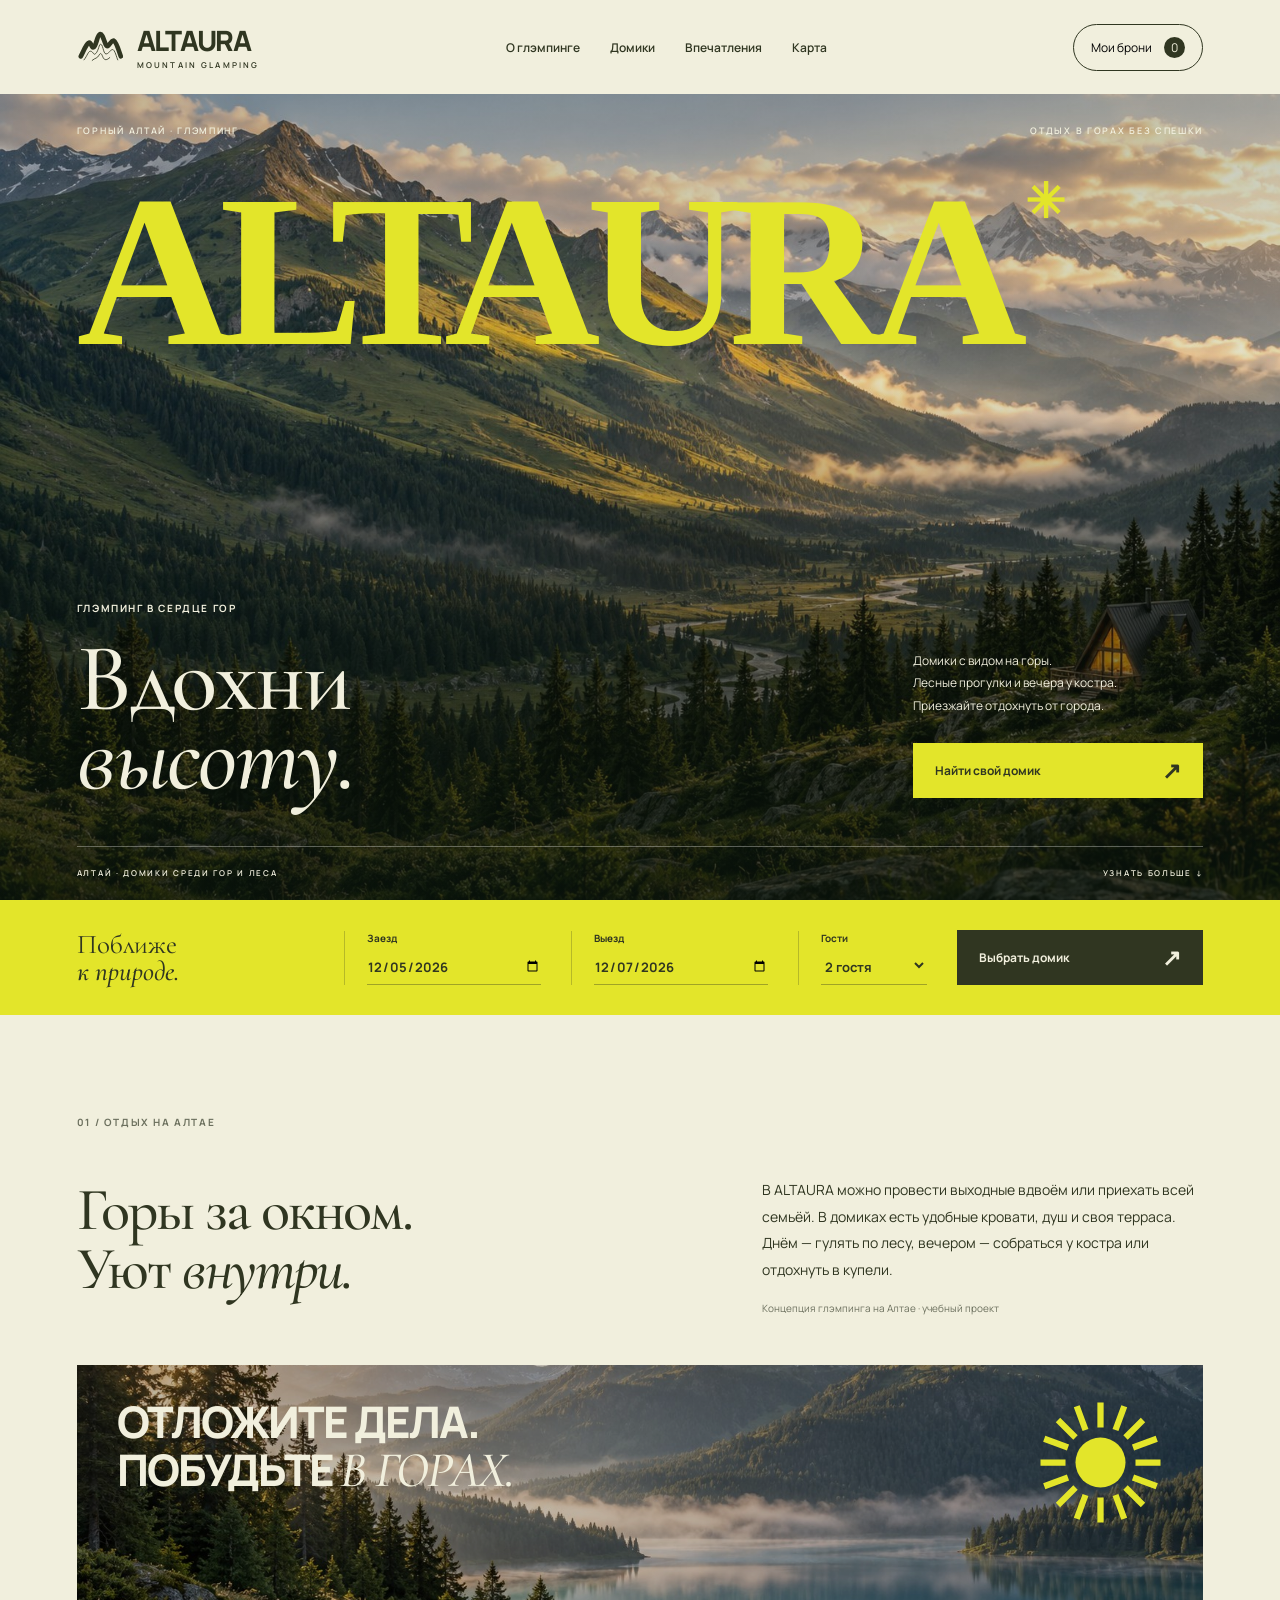
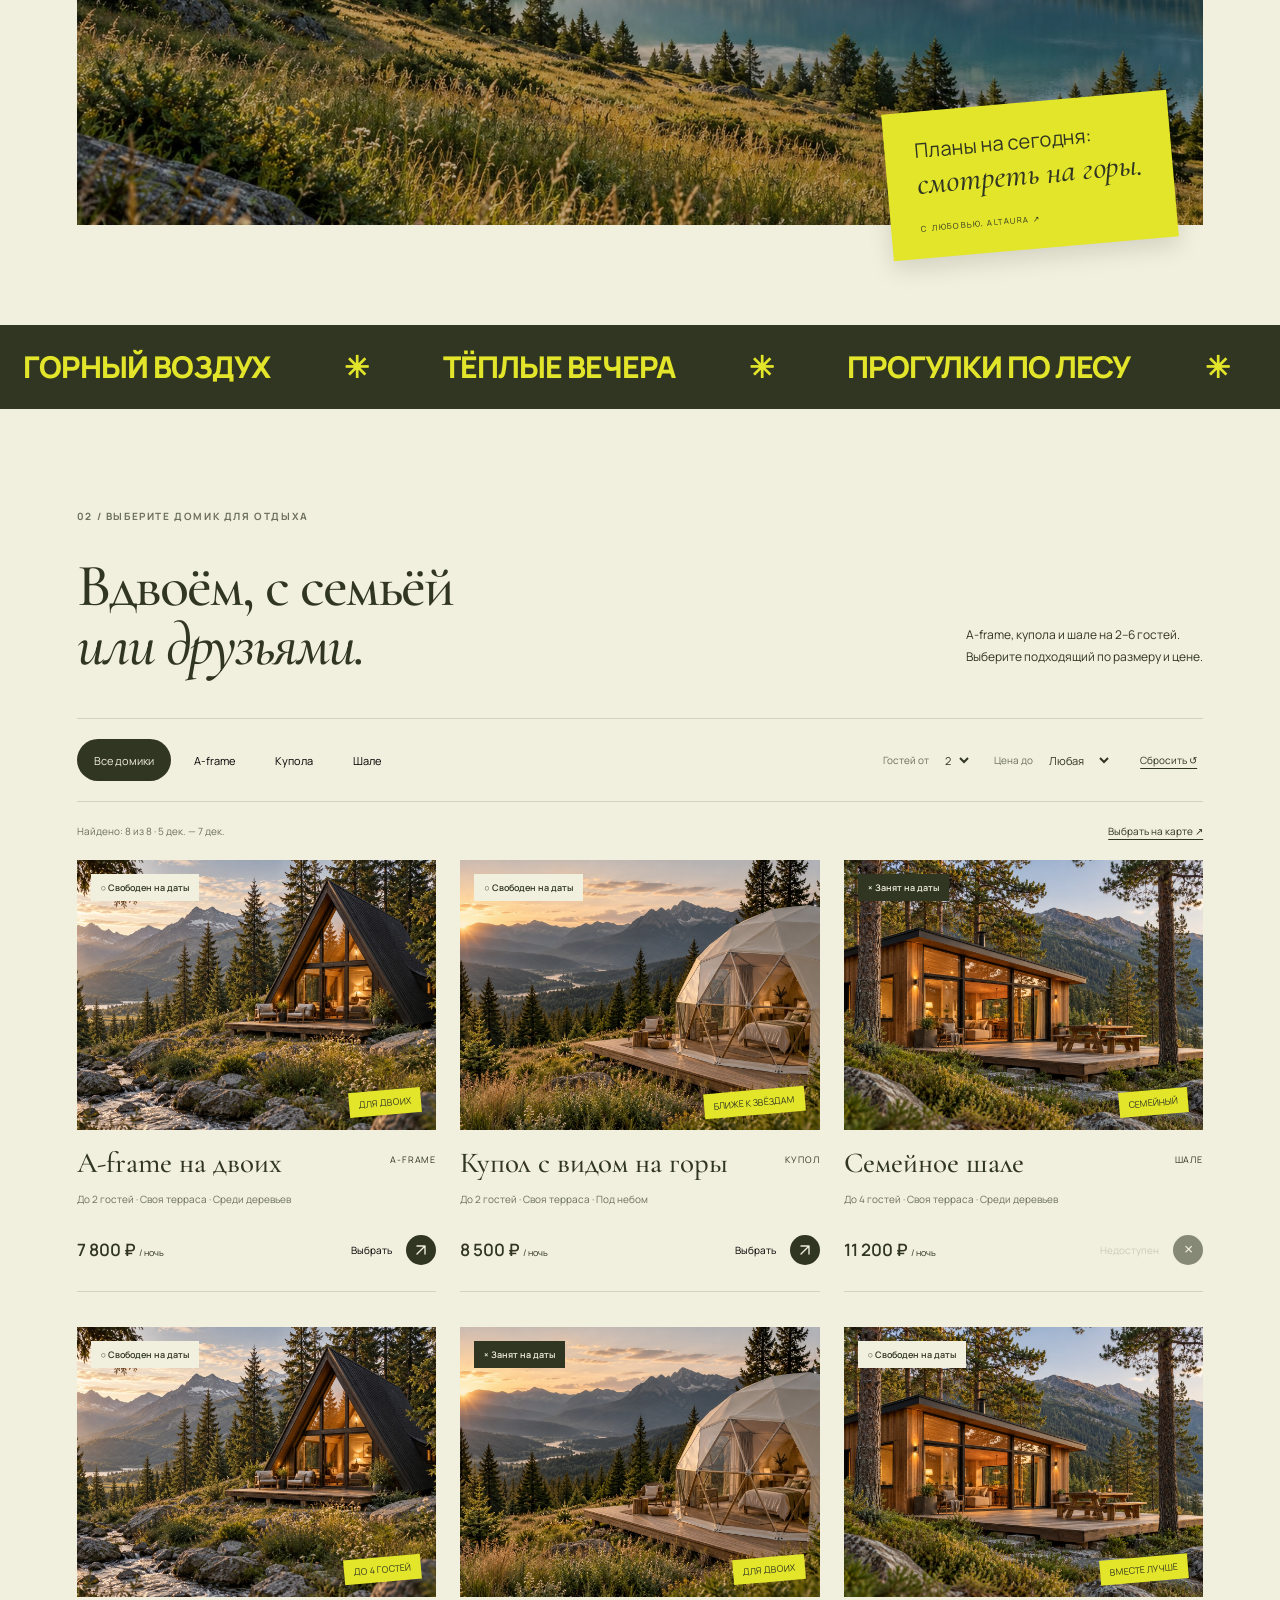
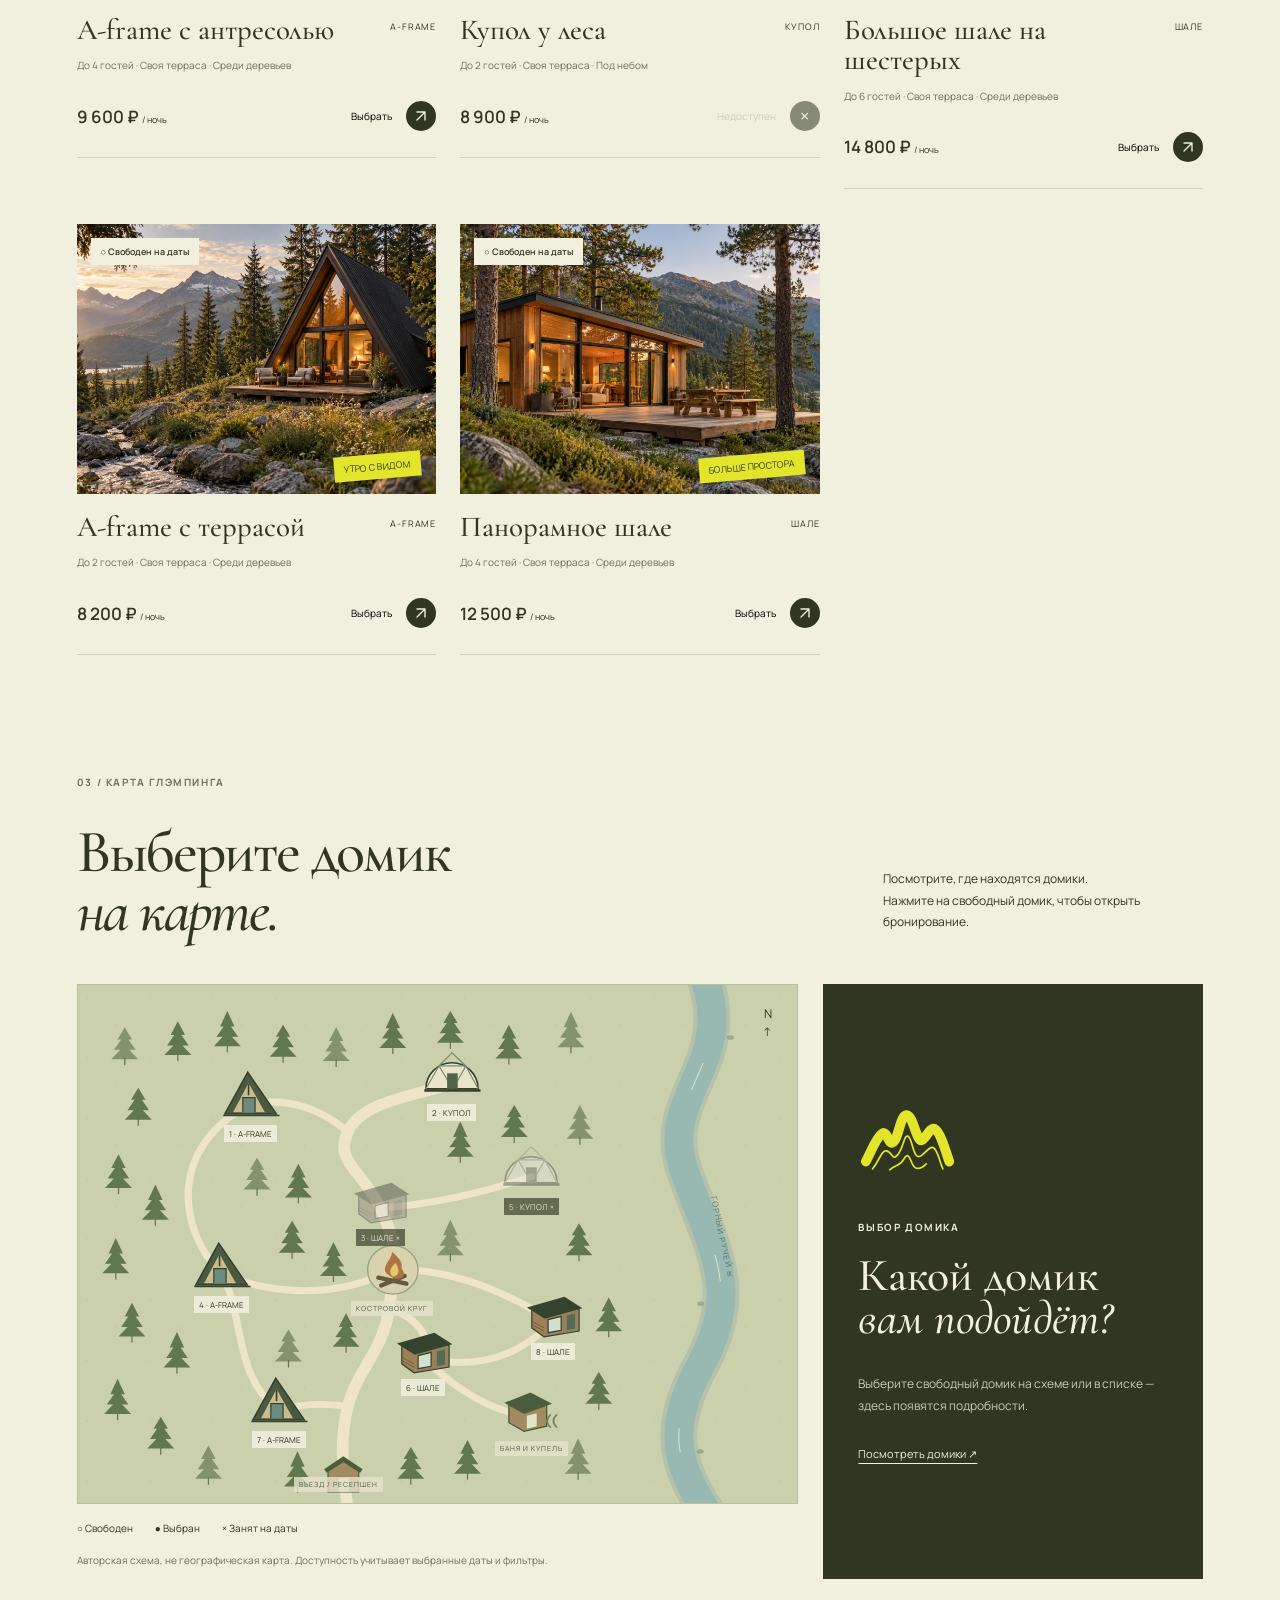
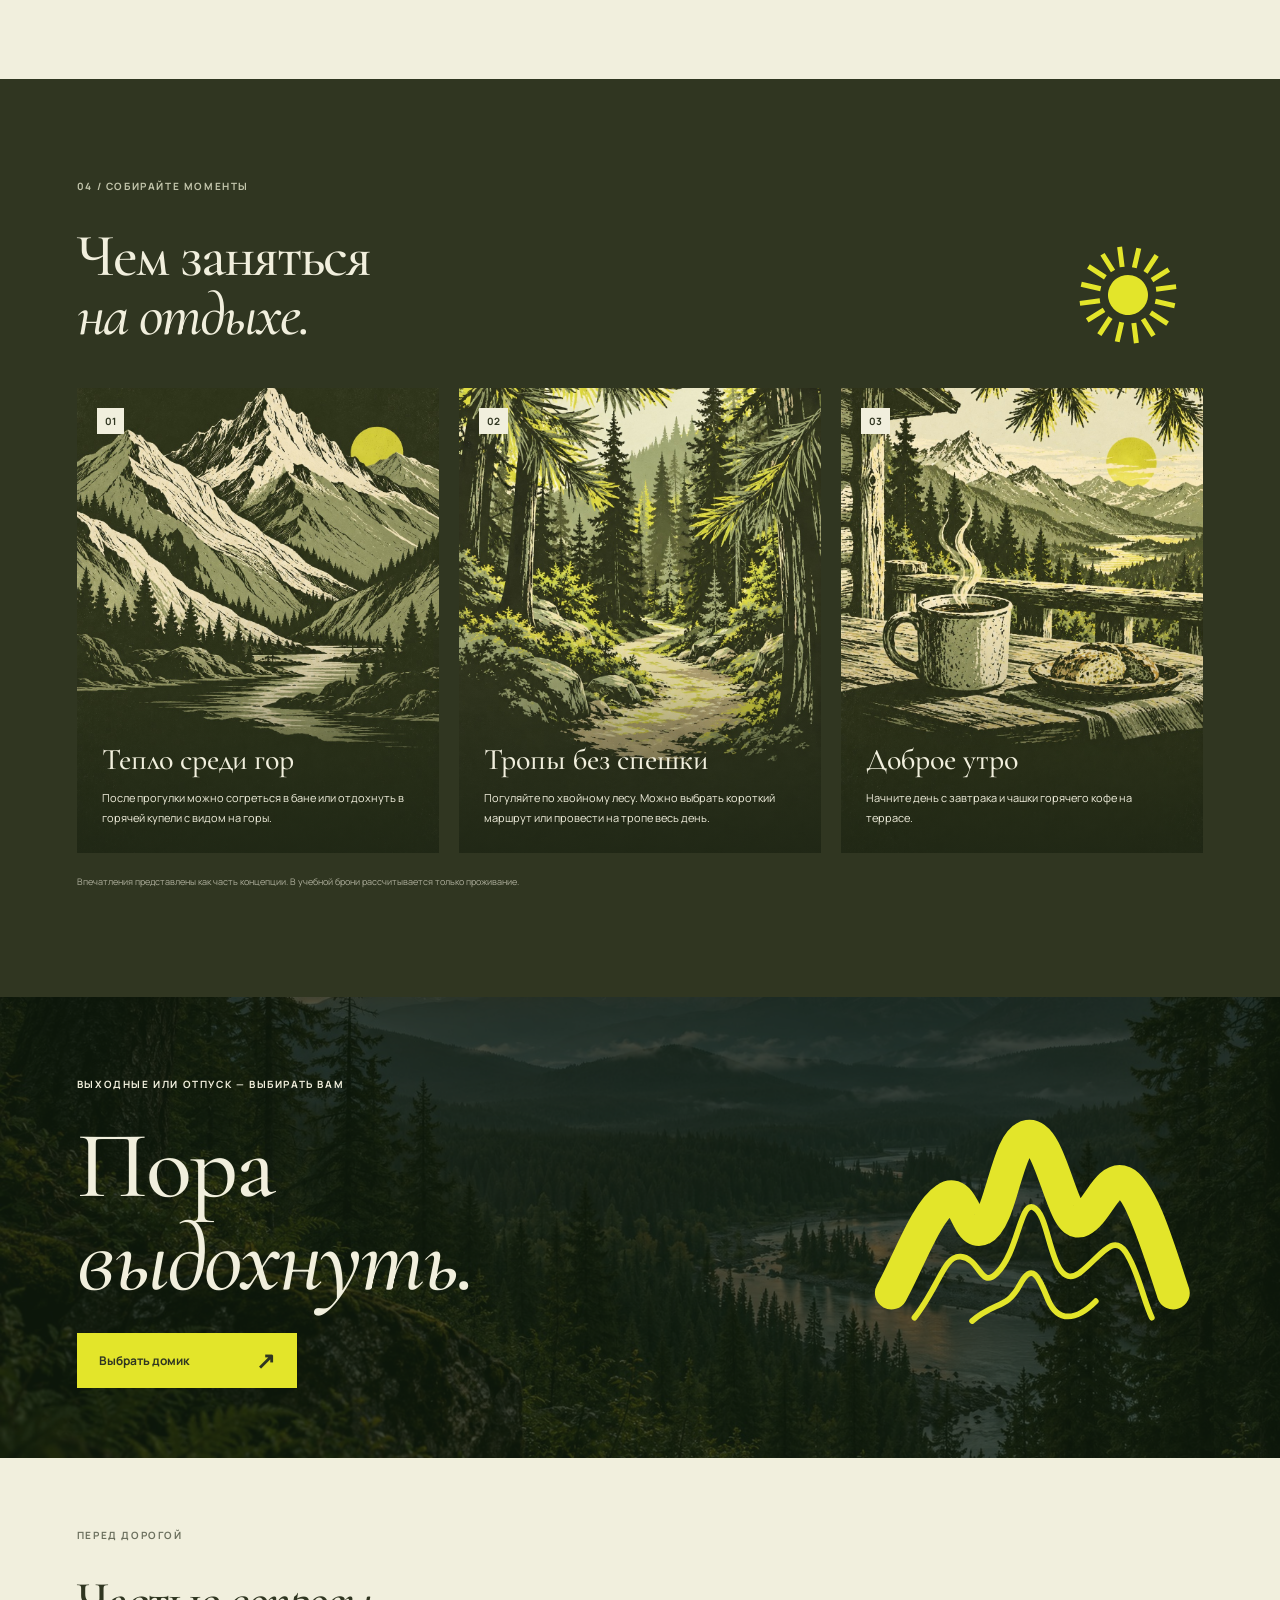
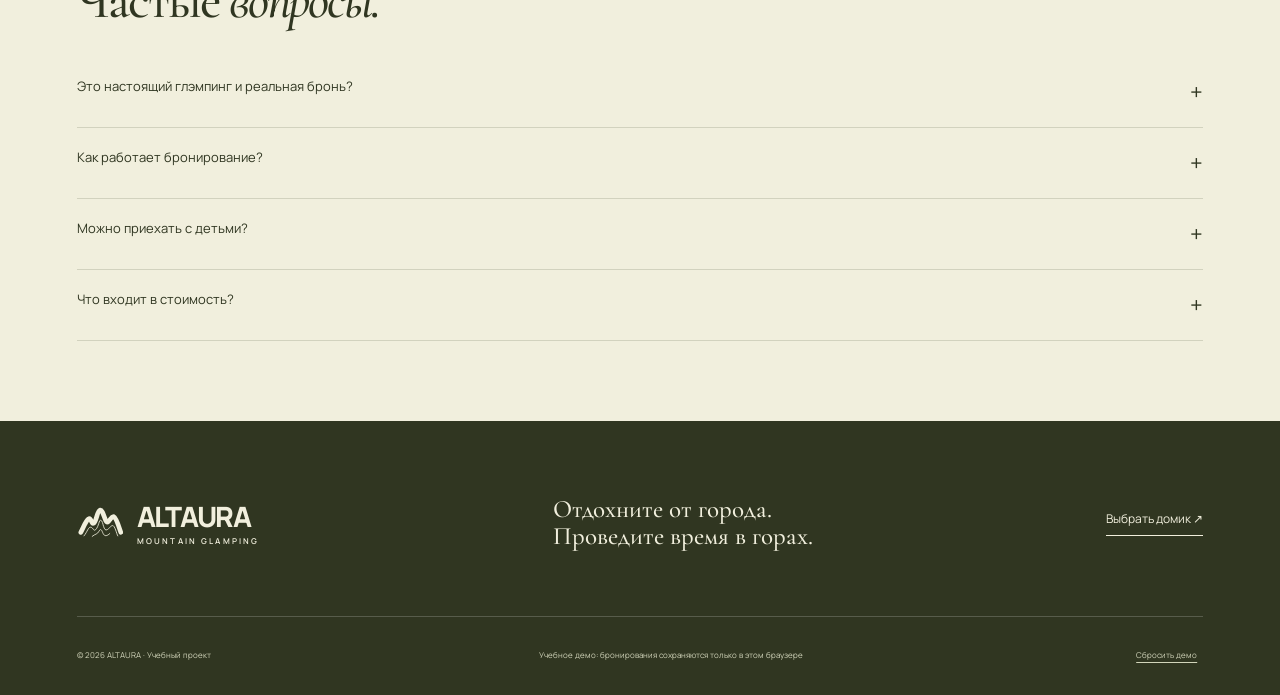
<file: index.html>
<!doctype html>
<html lang="ru">
<head>
  <meta charset="utf-8"><meta name="viewport" content="width=device-width,initial-scale=1">
  <meta name="theme-color" content="#303621">
  <title>ALTAURA — Вдохни высоту · Горный глэмпинг</title>
  <meta name="description" content="ALTAURA — учебный проект глэмпинга на Алтае. Выберите домик на интерактивной карте и спланируйте отдых в горах.">
  <link rel="icon" type="image/svg+xml" href="assets/favicon.svg"><link rel="icon" type="image/png" sizes="32x32" href="assets/favicon-32.png"><link rel="apple-touch-icon" sizes="180x180" href="assets/apple-touch-icon.png"><link rel="stylesheet" href="style.css"><script defer src="script.js"></script>
</head>
<body>
<svg class="svg-defs" xmlns="http://www.w3.org/2000/svg" aria-hidden="true"><defs>
<symbol id="mountain-mark" viewBox="0 0 205 150"><path d="M16 115C27 95 37 66 49 58C60 50 62 81 71 76C83 70 86 22 99 20C113 18 120 77 131 71C141 66 147 44 157 48C168 53 179 91 187 115" fill="none" stroke="currentColor" stroke-width="20" stroke-linecap="round" stroke-linejoin="round"/><path d="M30 130C45 111 48 92 58 93C70 94 70 113 80 103C93 90 94 60 102 63C113 67 112 115 130 103C143 93 150 79 158 90C166 102 168 117 174 130M65 132C79 120 86 125 94 110C102 95 106 107 111 119C117 133 128 132 140 120" fill="none" stroke="currentColor" stroke-width="3.5" stroke-linecap="round"/></symbol>
<symbol id="sun-mark" viewBox="0 0 100 100"><g stroke="currentColor" stroke-width="5"><path d="M50 2V22M50 78V98M2 50H22M78 50H98M16 16L30 30M70 70L84 84M16 84L30 70M70 30L84 16M31 5L38 24M62 76L69 95M5 31L24 38M76 62L95 69M5 69L24 62M76 38L95 31M31 95L38 76M62 24L69 5"/></g><circle cx="50" cy="50" r="20" fill="currentColor"/></symbol>
</defs></svg>
<header class="header"><a class="brand" href="#" aria-label="ALTAURA — главная"><svg class="brand-icon" aria-hidden="true"><use href="#mountain-mark"/></svg><span class="brand-text"><span class="brand-name">ALTAURA</span><span class="brand-caption">MOUNTAIN GLAMPING</span></span></a><nav aria-label="Основная навигация"><a href="#about">О глэмпинге</a><a href="#stay">Домики</a><a href="#experiences">Впечатления</a><a href="#map-section">Карта</a></nav><button class="my-bookings" id="open-bookings">Мои брони <span id="booking-count">0</span></button></header>
<main>
<section class="hero" aria-labelledby="hero-title"><div class="hero-shade"></div><div class="hero-top"><span>ГОРНЫЙ АЛТАЙ · ГЛЭМПИНГ</span><span>ОТДЫХ В ГОРАХ БЕЗ СПЕШКИ</span></div><h1 id="hero-title"><span class="hero-word">ALTAURA</span><span class="hero-star" aria-hidden="true">✳</span></h1><div class="hero-bottom"><div><p class="eyebrow">ГЛЭМПИНГ В СЕРДЦЕ ГОР</p><h2>Вдохни<br><em>высоту.</em></h2></div><div class="hero-right"><p>Домики с видом на горы.<br>Лесные прогулки и вечера у костра.<br>Приезжайте отдохнуть от города.</p><a class="button yellow" href="#stay">Найти свой домик <span>↗</span></a></div></div><div class="hero-footer"><span>АЛТАЙ · ДОМИКИ СРЕДИ ГОР И ЛЕСА</span><a href="#about">УЗНАТЬ БОЛЬШЕ ↓</a></div></section>
<section class="search-strip" aria-label="Планирование отдыха"><div class="search-title">Поближе<br><em>к природе.</em></div><label>Заезд<input type="date" id="arrival" required></label><label>Выезд<input type="date" id="departure" required></label><label>Гости<select id="hero-guests"><option value="1">1 гость</option><option value="2" selected>2 гостя</option><option value="3">3 гостя</option><option value="4">4 гостя</option><option value="5">5 гостей</option><option value="6">6 гостей</option></select></label><button class="button dark" id="find-home">Выбрать домик <span>↗</span></button><p id="date-error" class="field-error" role="alert"></p></section>
<section class="intro section" id="about"><div class="section-kicker">01 / ОТДЫХ НА АЛТАЕ</div><div class="intro-grid"><h2>Горы за окном.<br>Уют <em>внутри.</em></h2><div class="intro-copy"><p>В ALTAURA можно провести выходные вдвоём или приехать всей семьёй. В домиках есть удобные кровати, душ и своя терраса. Днём — гулять по лесу, вечером — собраться у костра или отдохнуть в купели.</p><span class="small-note">Концепция глэмпинга на Алтае · учебный проект</span></div></div><div class="editorial"><img src="assets/about-lake.jpg" alt="Горное озеро, луг и кедры в утреннем свете" loading="lazy"><div class="editorial-overlay"><span>ОТЛОЖИТЕ ДЕЛА.<br>ПОБУДЬТЕ <em>В ГОРАХ.</em></span><svg><use href="#sun-mark"/></svg></div><div class="postcard">Планы на сегодня:<br><em>смотреть на горы.</em><span>С ЛЮБОВЬЮ, ALTAURA ↗</span></div></div></section>
<div class="ticker" aria-hidden="true"><div class="ticker-track"><div class="ticker-group"><span>ГОРНЫЙ ВОЗДУХ</span><span>✳</span><span>ТЁПЛЫЕ ВЕЧЕРА</span><span>✳</span><span>ПРОГУЛКИ ПО ЛЕСУ</span><span>✳</span></div><div class="ticker-group"><span>ГОРНЫЙ ВОЗДУХ</span><span>✳</span><span>ТЁПЛЫЕ ВЕЧЕРА</span><span>✳</span><span>ПРОГУЛКИ ПО ЛЕСУ</span><span>✳</span></div></div></div>
<section class="stay section" id="stay"><div class="section-kicker">02 / ВЫБЕРИТЕ ДОМИК ДЛЯ ОТДЫХА</div><div class="section-heading"><h2>Вдвоём, с семьёй<br><em>или друзьями.</em></h2><p>A-frame, купола и шале на 2–6 гостей.<br>Выберите подходящий по размеру и цене.</p></div><div class="filters"><div class="type-tabs" role="group" aria-label="Тип домика"><button class="active" data-type="all" aria-pressed="true">Все домики</button><button data-type="aframe" aria-pressed="false">A-frame</button><button data-type="dome" aria-pressed="false">Купола</button><button data-type="chalet" aria-pressed="false">Шале</button></div><div class="filter-inputs"><label>Гостей от<select id="guest-filter"><option value="1">1</option><option value="2" selected>2</option><option value="3">3</option><option value="4">4</option><option value="5">5</option><option value="6">6</option></select></label><label>Цена до<select id="price-filter"><option value="20000">Любая</option><option value="8000">8 000 ₽</option><option value="10000">10 000 ₽</option><option value="12000">12 000 ₽</option></select></label><button class="text-button" id="reset-filters">Сбросить ↺</button></div></div><div class="results-line"><span id="results-count" role="status"></span><a href="#map-section">Выбрать на карте ↗</a></div><div class="homes-grid" id="homes-grid"></div><div class="empty" id="empty-results" hidden>Таких домиков пока нет. Попробуйте изменить фильтры.</div></section>
<section class="map-section section" id="map-section"><div class="section-kicker">03 / КАРТА ГЛЭМПИНГА</div><div class="section-heading"><h2>Выберите домик<br><em>на карте.</em></h2><p>Посмотрите, где находятся домики.<br>Нажмите на свободный домик, чтобы открыть бронирование.</p></div><div class="map-layout"><div class="map-wrap"><div class="map" id="camp-map" role="group" aria-label="Схема территории глэмпинга"><svg class="map-art" viewBox="0 0 800 600" preserveAspectRatio="none" aria-hidden="true"><defs><pattern id="land-grain" width="70" height="70" patternUnits="userSpaceOnUse"><circle cx="10" cy="15" r=".8" fill="#798561" opacity=".2"/><circle cx="42" cy="46" r="1" fill="#798561" opacity=".15"/></pattern><pattern id="meadow-lines" width="30" height="30" patternUnits="userSpaceOnUse"><path d="M7 18l-2-6m2 6l2-7m12 13l-2-6m2 6l2-7" stroke="#8b986c" stroke-width="1" opacity=".3"/></pattern></defs><rect width="800" height="600" fill="#cbd0ac"/><rect width="800" height="600" fill="url(#land-grain)"/>
<g class="stream"><path d="M692-20C738 90 644 125 674 215C704 305 737 350 695 435C660 500 653 550 710 625" fill="none" stroke="#b4c2ab" stroke-width="41"/><path d="M692-20C738 90 644 125 674 215C704 305 737 350 695 435C660 500 653 550 710 625" fill="none" stroke="#98b9b1" stroke-width="32"/><path d="M694.67 90.63L692.30 96.84L689.84 102.97L687.31 109.04L684.77 115.07L682.26 121.07" fill="none" stroke="#d4e1d8" stroke-width="1.2" stroke-linecap="round"/><path d="M708.16 312.90L709.71 318.91L711.08 324.89L712.27 330.85L713.25 336.80L714.01 342.77" fill="none" stroke="#d4e1d8" stroke-width="1.2" stroke-linecap="round"/><path d="M668.24 513.71L667.98 519.07L667.95 524.45L668.18 529.86L668.65 535.29L669.38 540.77" fill="none" stroke="#d4e1d8" stroke-width="1.2" stroke-linecap="round"/><g><ellipse cx="725.27" cy="60.87" rx="4" ry="2.6" fill="#9fa88e"/><ellipse cx="692.44" cy="369.21" rx="4" ry="2.6" fill="#9fa88e"/><ellipse cx="691.64" cy="540.37" rx="4" ry="2.6" fill="#9fa88e"/></g></g>
<g class="connected-trails"><path d="M300 610C295 561 290 530 300 488S340 423 346 374S358 304 336 258S285 205 300 170S370 130 416 114" fill="none" stroke="#eee5c8" stroke-width="13" stroke-linecap="round" stroke-linejoin="round"/><path d="M300 170Q250 126 192 138" fill="none" stroke="#eee5c8" stroke-width="8" stroke-linecap="round" stroke-linejoin="round"/><path d="M336 258Q410 254 504 222" fill="none" stroke="#eee5c8" stroke-width="8" stroke-linecap="round" stroke-linejoin="round"/><path d="M350 330Q264 375 160 336" fill="none" stroke="#eee5c8" stroke-width="8" stroke-linecap="round" stroke-linejoin="round"/><path d="M346 374Q397 395 384 432" fill="none" stroke="#eee5c8" stroke-width="8" stroke-linecap="round" stroke-linejoin="round"/><path d="M300 488Q259 482 224 492" fill="none" stroke="#eee5c8" stroke-width="8" stroke-linecap="round" stroke-linejoin="round"/><path d="M384 432Q469 453 528 390" fill="none" stroke="#eee5c8" stroke-width="8" stroke-linecap="round" stroke-linejoin="round"/><path d="M192 138C99 188 111 283 160 336C185 380 173 458 224 492" fill="none" stroke="#eee5c8" stroke-width="8" stroke-linecap="round" stroke-linejoin="round"/><path d="M384 432Q443 491 496 498" fill="none" stroke="#eee5c8" stroke-width="8" stroke-linecap="round" stroke-linejoin="round"/><path d="M350 330Q433 327 528 390" fill="none" stroke="#eee5c8" stroke-width="8" stroke-linecap="round" stroke-linejoin="round"/></g>
<g class="campfire"><circle cx="350" cy="330" r="28" fill="#d9d2ae" stroke="#99a47c" stroke-width="1.5"/><path d="M334 339L365 346M337 348L363 337" stroke="#645b3d" stroke-width="5" stroke-linecap="round"/><path d="M350 339C331 329 349 321 349 309C366 324 357 326 361 330C366 338 356 343 350 339Z" fill="#ad7541"/><path d="M350 338Q343 331 353 322Q361 335 350 338" fill="#e2ca70"/></g>
<g class="bath-building" transform="translate(479 472)"><path d="M0 14L25 5L42 15V39L17 45L0 35Z" fill="#a38a61" stroke="#4b5d3c" stroke-width="1.5"/><path d="M-5 12L24 0L48 13L17 25Z" fill="#4b5d3c"/><path d="M20 27L31 24V39L20 42Z" fill="#dfe5c6"/><path d="M46 40q-7-7 0-14m7 14q-7-7 0-14" fill="none" stroke="#718264" stroke-width="2" stroke-linecap="round"/></g>
<g class="entry" transform="translate(278 552)"><path d="M0 11L17 0L34 11V35H0Z" fill="#a38a61" stroke="#4b5d3c" stroke-width="1.5"/><path d="M-3 11L17-3L37 11" stroke="#4b5d3c" stroke-width="5" fill="none"/><path d="M12 35V19H23V35" fill="#dee4c8"/></g></svg><span class="map-label river">ГОРНЫЙ РУЧЕЙ ≋</span><span class="map-label bath">БАНЯ И КУПЕЛЬ</span><span class="map-label fire">КОСТРОВОЙ КРУГ</span><span class="map-label entrance">ВЪЕЗД / РЕСЕПШЕН</span><span class="compass">N<br>↑</span><div id="map-pins"></div></div><div class="map-legend"><span>○ Свободен</span><span>● Выбран</span><span>× Занят на даты</span></div><p class="small-note">Авторская схема, не географическая карта. Доступность учитывает выбранные даты и фильтры.</p></div><aside class="map-detail" id="map-detail"><svg><use href="#mountain-mark"/></svg><p class="eyebrow">ВЫБОР ДОМИКА</p><h3>Какой домик<br><em>вам подойдёт?</em></h3><p>Выберите свободный домик на схеме или в списке — здесь появятся подробности.</p><a href="#stay" class="text-link">Посмотреть домики ↗</a></aside></div></section>
<section class="experiences section" id="experiences"><div class="section-kicker">04 / СОБИРАЙТЕ МОМЕНТЫ</div><div class="section-heading"><h2>Чем заняться<br><em>на отдыхе.</em></h2><svg class="experience-sun"><use href="#sun-mark"/></svg></div><div class="experience-grid"><article class="experience illustrated art-card mountains"><img src="assets/moments-mountains.jpg" alt="Авторская иллюстрация горных хребтов в оливковых и молочных тонах" loading="lazy"><span class="exp-number">01</span><div><h3>Тепло среди гор</h3><p>После прогулки можно согреться в бане или отдохнуть в горячей купели с видом на горы.</p></div></article><article class="experience illustrated art-card forest"><img src="assets/moments-forest.jpg" alt="Авторская иллюстрация лесной тропинки с крупными ветвями хвои" loading="lazy"><span class="exp-number">02</span><div><h3>Тропы без спешки</h3><p>Погуляйте по хвойному лесу. Можно выбрать короткий маршрут или провести на тропе весь день.</p></div></article><article class="experience illustrated art-card morning"><img src="assets/moments-morning.jpg" alt="Авторская иллюстрация утреннего кофе на террасе с видом на горы" loading="lazy"><span class="exp-number">03</span><div><h3>Доброе утро</h3><p>Начните день с завтрака и чашки горячего кофе на террасе.</p></div></article></div><p class="experience-note">Впечатления представлены как часть концепции. В учебной брони рассчитывается только проживание.</p></section>
<section class="closing"><div><p class="eyebrow">ВЫХОДНЫЕ ИЛИ ОТПУСК — ВЫБИРАТЬ ВАМ</p><h2>Пора<br><em>выдохнуть.</em></h2><a class="button yellow" href="#stay">Выбрать домик <span>↗</span></a></div><svg><use href="#mountain-mark"/></svg></section>
<section class="faq section"><div class="section-kicker">ПЕРЕД ДОРОГОЙ</div><h2>Частые <em>вопросы.</em></h2><details><summary>Это настоящий глэмпинг и реальная бронь?</summary><p>ALTAURA — вымышленный глэмпинг в реальном регионе Алтай, созданный как учебный проект. Деньги не списываются, заявка никуда не отправляется. Фотографии иллюстрируют атмосферу и не являются фотографиями объекта.</p></details><details><summary>Как работает бронирование?</summary><p>Выберите даты, число гостей и свободный домик. Стоимость равна цене за ночь, умноженной на число ночей. Бронь сохраняется только в этом браузере. В разделе «Мои брони» её можно отменить.</p></details><details><summary>Можно приехать с детьми?</summary><p>В демонстрационной концепции есть A-frame на 4 гостей и семейные шале на 4–6 гостей. Укажите общее число гостей, включая детей, чтобы подобрать вместимость.</p></details><details><summary>Что входит в стоимость?</summary><p>В учебном расчёте — только проживание в выбранном домике. Баня, купель, завтраки и прогулки не добавляются к стоимости.</p></details></section>
</main>
<footer><div class="footer-top"><a class="brand" href="#"><svg class="brand-icon" aria-hidden="true"><use href="#mountain-mark"/></svg><span class="brand-text"><span class="brand-name">ALTAURA</span><span class="brand-caption">MOUNTAIN GLAMPING</span></span></a><p>Отдохните от города.<br>Проведите время в горах.</p><a href="#stay">Выбрать домик ↗</a></div><div class="footer-bottom"><span>© 2026 ALTAURA · Учебный проект</span><span>Учебное демо: бронирования сохраняются только в этом браузере</span><button class="text-button" id="reset-demo">Сбросить демо</button></div></footer>
<dialog id="booking-dialog" aria-labelledby="dialog-title"><button class="close-dialog" aria-label="Закрыть окно">×</button><div id="booking-content"></div></dialog>
<dialog id="bookings-dialog" aria-labelledby="bookings-title"><button class="close-dialog" aria-label="Закрыть окно">×</button><p class="eyebrow">ВАШИ ПЛАНЫ НА ГОРЫ</p><h2 id="bookings-title">Мои <em>брони.</em></h2><p class="small-note">Учебное демо: бронирования сохраняются только в этом браузере</p><div id="bookings-list"></div></dialog>
<div class="toast" id="toast" role="status" aria-live="polite" hidden></div><div class="storage-warning" id="storage-warning" role="alert" hidden></div>
</body></html>
</file>
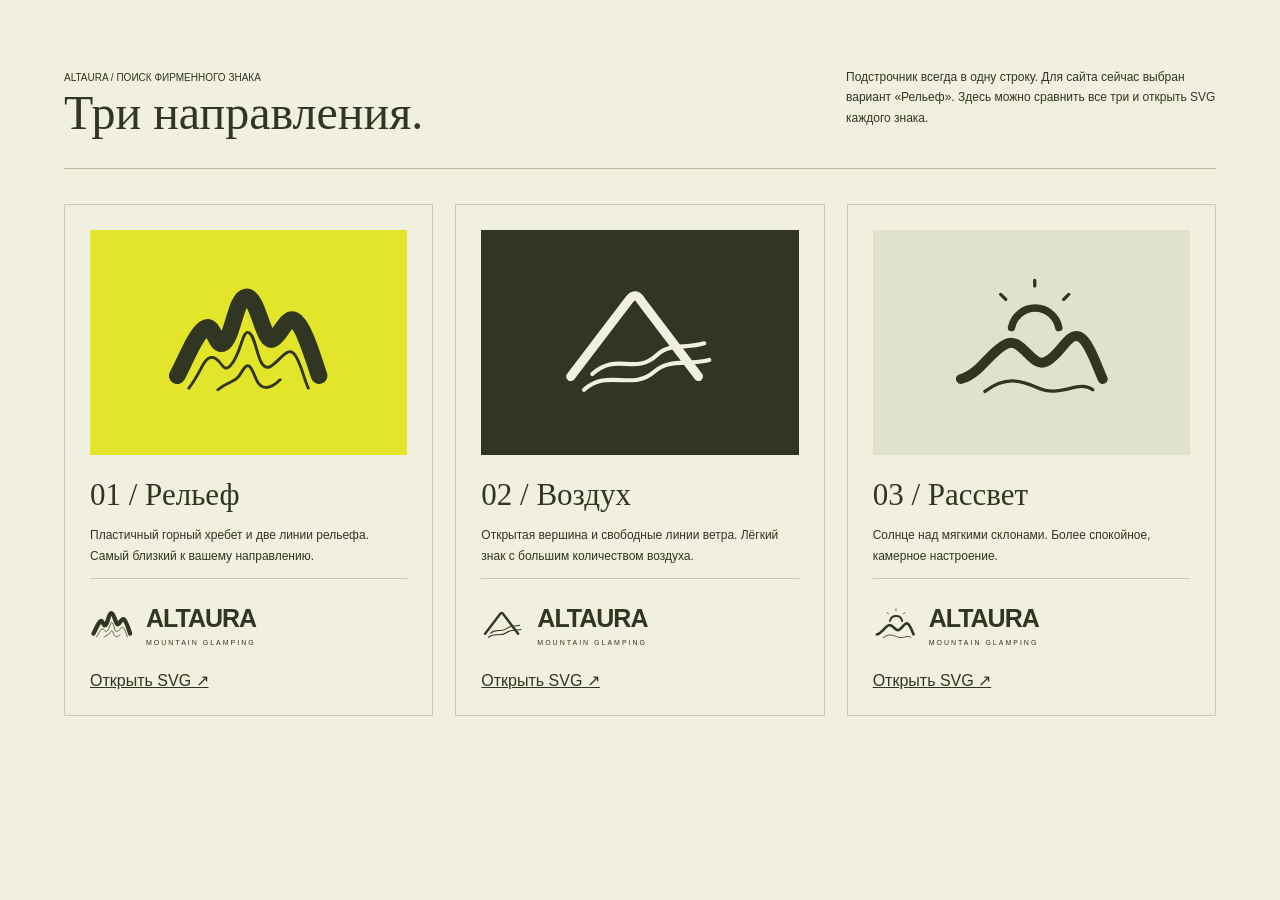
<file: design/logo-options.html>
<!doctype html><html lang="ru"><meta charset="utf-8"><meta name="viewport" content="width=device-width,initial-scale=1"><title>ALTAURA — варианты знака</title><style>*{box-sizing:border-box}body{margin:0;background:#f1efdd;color:#303621;font-family:Arial,sans-serif;padding:55px 5%}header{display:flex;justify-content:space-between;gap:30px;align-items:end;border-bottom:1px solid #b6bba3;padding-bottom:28px}h1{font:500 48px Georgia;margin:0}header p{font-size:12px;line-height:1.7;max-width:370px}.grid{display:grid;grid-template-columns:repeat(3,1fr);gap:22px;margin-top:35px}article{border:1px solid #c8cbb6;padding:25px}.preview{height:225px;display:grid;place-items:center}.preview svg{width:170px;height:145px}.lockup{display:flex;align-items:center;gap:12px;padding:25px 0;border-top:1px solid #c8cbb6}.lockup svg{width:44px;height:40px}.word{font-size:25px;font-weight:800;letter-spacing:-1px}.caption{font-size:7px;letter-spacing:2px;white-space:nowrap;margin-top:6px}h2{font:500 31px Georgia;margin:22px 0 10px}p{font-size:12px;line-height:1.7}a{color:inherit}small{font-size:10px}.yellow{background:#e3e52a}.olive{background:#303621;color:#f1efdd}.cream{background:#e1e2cd}@media(max-width:750px){header{display:block}.grid{grid-template-columns:1fr}body{padding:30px 20px}h1{font-size:37px}}</style><header><div><small>ALTAURA / ПОИСК ФИРМЕННОГО ЗНАКА</small><h1>Три направления.</h1></div><p>Подстрочник всегда в одну строку. Для сайта сейчас выбран вариант «Рельеф». Здесь можно сравнить все три и открыть SVG каждого знака.</p></header><div class="grid"><article><div class="preview yellow"><svg viewBox="0 0 205 150"><path d="M16 115C27 95 37 66 49 58C60 50 62 81 71 76C83 70 86 22 99 20C113 18 120 77 131 71C141 66 147 44 157 48C168 53 179 91 187 115" fill="none" stroke="currentColor" stroke-width="20" stroke-linecap="round" stroke-linejoin="round"/><path d="M30 130C45 111 48 92 58 93C70 94 70 113 80 103C93 90 94 60 102 63C113 67 112 115 130 103C143 93 150 79 158 90C166 102 168 117 174 130M65 132C79 120 86 125 94 110C102 95 106 107 111 119C117 133 128 132 140 120" fill="none" stroke="currentColor" stroke-width="3.5" stroke-linecap="round"/></svg></div><h2>01 / Рельеф</h2><p>Пластичный горный хребет и две линии рельефа. Самый близкий к вашему направлению.</p><div class="lockup"><svg viewBox="0 0 205 150"><path d="M16 115C27 95 37 66 49 58C60 50 62 81 71 76C83 70 86 22 99 20C113 18 120 77 131 71C141 66 147 44 157 48C168 53 179 91 187 115" fill="none" stroke="currentColor" stroke-width="20" stroke-linecap="round" stroke-linejoin="round"/><path d="M30 130C45 111 48 92 58 93C70 94 70 113 80 103C93 90 94 60 102 63C113 67 112 115 130 103C143 93 150 79 158 90C166 102 168 117 174 130M65 132C79 120 86 125 94 110C102 95 106 107 111 119C117 133 128 132 140 120" fill="none" stroke="currentColor" stroke-width="3.5" stroke-linecap="round"/></svg><div><div class="word">ALTAURA</div><div class="caption">MOUNTAIN GLAMPING</div></div></div><a href="logo-1.svg">Открыть SVG ↗</a></article><article><div class="preview olive"><svg viewBox="0 0 205 150"><path d="M19 116L89 24Q97 13 104 25L173 116" fill="none" stroke="currentColor" stroke-width="11" stroke-linecap="round" stroke-linejoin="round"/><path d="M45 113C74 86 96 115 123 90C139 75 158 83 180 76M35 132C64 106 93 134 120 110C138 94 159 103 186 96" fill="none" stroke="currentColor" stroke-width="5" stroke-linecap="round"/></svg></div><h2>02 / Воздух</h2><p>Открытая вершина и свободные линии ветра. Лёгкий знак с большим количеством воздуха.</p><div class="lockup"><svg viewBox="0 0 205 150"><path d="M19 116L89 24Q97 13 104 25L173 116" fill="none" stroke="currentColor" stroke-width="11" stroke-linecap="round" stroke-linejoin="round"/><path d="M45 113C74 86 96 115 123 90C139 75 158 83 180 76M35 132C64 106 93 134 120 110C138 94 159 103 186 96" fill="none" stroke="currentColor" stroke-width="5" stroke-linecap="round"/></svg><div><div class="word">ALTAURA</div><div class="caption">MOUNTAIN GLAMPING</div></div></div><a href="logo-2.svg">Открыть SVG ↗</a></article><article><div class="preview cream"><svg viewBox="0 0 205 150"><path d="M18 119C40 114 53 86 72 77C92 67 103 107 121 98C139 89 147 62 161 68C172 73 181 101 189 119" fill="none" stroke="currentColor" stroke-width="12" stroke-linecap="round"/><path d="M47 134C72 115 90 121 109 129C138 143 159 119 177 132" fill="none" stroke="currentColor" stroke-width="4" stroke-linecap="round"/><path d="M79 57A29 29 0 0 1 136 57" fill="none" stroke="currentColor" stroke-width="9" stroke-linecap="round"/><path d="M107 7V0M72 23L66 17M142 23L148 17" stroke="currentColor" stroke-width="4" stroke-linecap="round"/></svg></div><h2>03 / Рассвет</h2><p>Солнце над мягкими склонами. Более спокойное, камерное настроение.</p><div class="lockup"><svg viewBox="0 0 205 150"><path d="M18 119C40 114 53 86 72 77C92 67 103 107 121 98C139 89 147 62 161 68C172 73 181 101 189 119" fill="none" stroke="currentColor" stroke-width="12" stroke-linecap="round"/><path d="M47 134C72 115 90 121 109 129C138 143 159 119 177 132" fill="none" stroke="currentColor" stroke-width="4" stroke-linecap="round"/><path d="M79 57A29 29 0 0 1 136 57" fill="none" stroke="currentColor" stroke-width="9" stroke-linecap="round"/><path d="M107 7V0M72 23L66 17M142 23L148 17" stroke="currentColor" stroke-width="4" stroke-linecap="round"/></svg><div><div class="word">ALTAURA</div><div class="caption">MOUNTAIN GLAMPING</div></div></div><a href="logo-3.svg">Открыть SVG ↗</a></article></div></html>
</file>
<file: style.css>
@import url('https://fonts.googleapis.com/css2?family=Cormorant+Garamond:ital,wght@0,500;0,600;1,500;1,600&family=Manrope:wght@400;500;600;700;800&display=swap');
:root{--olive:#303621;--deep:#202618;--yellow:#e3e52a;--cream:#f1efdd;--muted:#6c705e;--line:#d2d2be;--serif:'Cormorant Garamond',Georgia,serif;--sans:'Manrope',Arial,sans-serif}*{box-sizing:border-box}html{scroll-behavior:smooth;scroll-padding-top:90px}body{margin:0;background:var(--cream);color:var(--olive);font-family:var(--sans);font-size:14px}button,input,select{font:inherit}button,a,input,select,summary{-webkit-tap-highlight-color:transparent}button,a{touch-action:manipulation}button{cursor:pointer}a{color:inherit;text-decoration:none}button:focus-visible,a:focus-visible,input:focus-visible,select:focus-visible,summary:focus-visible{outline:3px solid #9c691d;outline-offset:5px}button:disabled{cursor:not-allowed;opacity:.55}img{display:block;width:100%;object-fit:cover}.svg-defs{position:absolute;width:0;height:0;overflow:hidden}.header{height:94px;display:flex;align-items:center;justify-content:space-between;padding:0 5%;gap:24px;background:var(--cream)}.brand{position:relative;font-size:28px;font-weight:800;letter-spacing:-1.5px;line-height:1}.brand svg{width:41px;height:34px;float:left;margin:0 9px 0 0}.brand span{display:block;font-size:8px;font-weight:600;letter-spacing:2.2px;margin-top:7px}.header nav{display:flex;gap:30px;font-size:12px;font-weight:600}.header nav a:hover{text-decoration:underline;text-underline-offset:6px}.my-bookings{border:1px solid var(--olive);background:none;padding:12px 17px;border-radius:30px;font-size:12px}.my-bookings span{display:inline-grid;place-items:center;background:var(--olive);color:var(--cream);border-radius:50%;width:21px;height:21px;margin-left:10px}.hero{min-height:740px;height:calc(100svh - 94px);max-height:1050px;margin:0 18px;position:relative;background:var(--deep) url('assets/hero.jpg') center 56%/cover;color:var(--cream);padding:30px 4% 22px;display:flex;flex-direction:column;overflow:hidden}.hero-shade{position:absolute;inset:0;background:linear-gradient(180deg,rgba(16,26,12,.25),rgba(15,26,12,.1) 35%,rgba(10,21,12,.8))}.hero>*:not(.hero-shade){z-index:1}.hero-top,.hero-footer{display:flex;justify-content:space-between;font-size:9px;font-weight:600;letter-spacing:1.7px}.hero h1{font-family:Georgia,serif;font-size:clamp(110px,18.4vw,290px);letter-spacing:-.065em;line-height:.85;margin:42px 0 10px;font-weight:700;color:var(--yellow);position:relative}.hero-star{position:absolute;right:0;top:-12px;font-family:var(--sans);font-size:45px;line-height:1}.hero-bottom{display:flex;align-items:flex-end;justify-content:space-between;margin-top:auto;padding:35px 0 48px}.eyebrow,.section-kicker{font-size:10px;letter-spacing:1.6px;font-weight:700}.hero h2{font-family:var(--serif);font-size:clamp(70px,7.5vw,120px);font-weight:500;line-height:.83;margin:24px 0 0}em{font-family:var(--serif);font-weight:500}.hero-right{width:290px;position:relative}.hero-right p{font-size:12px;line-height:1.9;margin-bottom:25px}.hero-mark{position:absolute;width:138px;height:110px;top:-135px;right:0;color:var(--yellow);transform:rotate(-7deg)}.button{border:0;border-radius:0;min-height:52px;padding:16px 22px;font-size:12px;font-weight:700;display:inline-flex;gap:30px;align-items:center;justify-content:space-between;transition:background .2s,transform .2s}.button:hover{transform:translateY(-2px)}.button span{font-size:23px;line-height:1}.yellow{background:var(--yellow);color:var(--olive)}.dark{background:var(--olive);color:var(--cream)}.hero-right .button{width:100%}.hero-footer{border-top:1px solid #ffffff50;padding-top:20px;font-size:8px}.search-strip{margin:0 18px;padding:30px 4%;background:var(--yellow);display:grid;grid-template-columns:1.2fr 1fr 1fr .65fr 1.25fr;gap:30px;align-items:center;position:relative}.search-title{font-family:var(--serif);font-size:27px;line-height:1}.search-strip label{font-size:10px;font-weight:700;border-left:1px solid #30362140;padding-left:22px}.search-strip input,.search-strip select{border:0;border-bottom:1px solid #30362160;background:none;color:var(--olive);width:100%;padding:12px 0 7px;font-size:13px;min-height:38px}.section{max-width:1440px;margin:auto;padding:100px 6%}.section-kicker{margin-bottom:34px;color:var(--muted)}.intro-grid{display:grid;grid-template-columns:1.3fr 1fr;gap:10%;align-items:center}h2{font-family:var(--serif);font-size:clamp(45px,4.7vw,76px);font-weight:500;line-height:.98;letter-spacing:-2px;margin:0}h2 em{font-weight:500}.intro-copy p{font-size:14px;line-height:1.9;max-width:440px}.small-note{font-size:10px;line-height:1.7;color:var(--muted)}.editorial{position:relative;margin-top:48px;height:460px}.editorial>img{height:100%;filter:brightness(.75)}.editorial-overlay{position:absolute;inset:35px 40px;color:var(--cream);display:flex;justify-content:space-between;align-items:flex-start}.editorial-overlay>span{font-size:clamp(24px,4vw,62px);font-weight:800;line-height:1.02;letter-spacing:-2px}.editorial-overlay em{font-size:1.15em}.editorial-overlay svg{width:125px;height:125px;color:var(--yellow)}.postcard{background:var(--yellow);color:var(--olive);position:absolute;right:30px;bottom:-24px;padding:25px 30px;font-size:20px;transform:rotate(-5deg);box-shadow:0 8px 25px #0002}.postcard em{font-size:32px}.postcard span{display:block;margin-top:20px;font-size:8px;letter-spacing:1.2px}.ticker{overflow:hidden;background:var(--olive);color:var(--yellow);padding:22px 0;white-space:nowrap}.ticker span{font-size:30px;letter-spacing:-1px;font-weight:800;display:block;transform:translateX(-20px)}.section-heading{display:flex;justify-content:space-between;align-items:flex-end;gap:35px;margin-bottom:43px}.section-heading>p{font-size:12px;line-height:1.8;max-width:320px;margin:0 0 8px}.filters{display:flex;justify-content:space-between;gap:20px;align-items:center;border-top:1px solid var(--line);border-bottom:1px solid var(--line);padding:20px 0}.type-tabs{display:flex;gap:6px;flex-wrap:wrap}.type-tabs button{border:1px solid transparent;background:none;padding:11px 16px;border-radius:25px;font-size:11px;min-height:42px}.type-tabs button.active{background:var(--olive);color:var(--cream)}.filter-inputs{display:flex;align-items:center;gap:22px}.filter-inputs label{font-size:10px;color:var(--muted);display:flex;align-items:center;gap:8px}.filter-inputs select{padding:9px 4px;background:transparent;border:0;color:var(--olive);font-size:11px;min-height:42px}.text-button{background:none;border:0;text-decoration:underline;text-underline-offset:4px;color:inherit;font-size:10px;min-height:40px}.results-line{display:flex;justify-content:space-between;margin:22px 0;font-size:10px;color:var(--muted)}.results-line a{color:var(--olive);text-decoration:underline;text-underline-offset:4px}.homes-grid{display:grid;grid-template-columns:repeat(3,1fr);gap:35px 24px}.home-card{position:relative}.home-photo{position:relative;overflow:hidden;height:270px;background:#c1c5ac}.home-photo img{height:100%;transition:transform .6s}.home-card:hover img{transform:scale(1.04)}.home-badge{position:absolute;top:14px;left:14px;background:var(--cream);padding:7px 10px;font-size:9px;font-weight:600}.home-badge.busy{background:var(--olive);color:var(--cream)}.home-tag{position:absolute;bottom:15px;right:15px;background:var(--yellow);font-size:9px;padding:6px 10px;transform:rotate(-5deg)}.home-info{padding:18px 0;border-bottom:1px solid var(--line)}.home-info-top{display:flex;justify-content:space-between;align-items:center}.home-info h3{font:500 32px/1 var(--serif);margin:0}.home-info .home-type{font-size:9px;letter-spacing:.9px}.home-meta{font-size:10px;color:var(--muted);margin:12px 0 20px;line-height:1.6}.home-card-bottom{display:flex;justify-content:space-between;align-items:center}.home-price{font-size:17px;font-weight:600}.home-price small{font-size:9px;font-weight:400}.select-home{display:flex;align-items:center;gap:14px;border:0;background:none;padding:8px 0;font-size:10px;min-height:40px}.select-home span{display:grid;place-items:center;background:var(--olive);color:var(--cream);width:30px;height:30px;border-radius:50%;font-size:19px}.home-card.selected .home-photo{outline:3px solid var(--olive);outline-offset:4px}.empty{padding:50px;text-align:center;border:1px dashed var(--line)}.map-section{padding-top:20px}.map-layout{display:grid;grid-template-columns:1.9fr 1fr;gap:25px}.map{position:relative;height:520px;background:#c4c9a7;overflow:hidden;border:1px solid #b9c09c}.map-art{position:absolute;inset:0;width:100%;height:100%}.map-label{position:absolute;font-size:8px;letter-spacing:1px;color:#4b5c44;pointer-events:none}.river{right:4%;top:48%;transform:rotate(74deg)}.bath{left:62%;top:80%}.fire{left:56%;top:48%}.entrance{left:22%;bottom:3%}.compass{position:absolute;right:25px;top:20px;font-size:12px;text-align:center;line-height:1.5}.map-pin{position:absolute;transform:translate(-50%,-50%);display:flex;flex-direction:column;align-items:center;border:0;background:none;padding:6px;min-width:65px;color:var(--olive);font-size:9px;gap:4px}.pin-house{width:39px;height:37px;background:var(--cream);display:grid;place-items:center;clip-path:polygon(50% 0,100% 38%,100% 100%,0 100%,0 38%);font-weight:800;font-size:14px;padding-top:7px;filter:drop-shadow(0 2px 1px #0002)}.map-pin .pin-name{background:#f1efdddf;padding:3px 5px;font-size:8px;white-space:nowrap}.map-pin.selected .pin-house{background:var(--yellow);color:var(--olive)}.map-pin.selected{z-index:2}.map-pin:disabled{opacity:.65}.map-pin:disabled .pin-house{background:var(--olive);color:var(--cream)}.map-pin:focus-visible{outline:3px solid #303621;outline-offset:0}.map-legend{display:flex;gap:22px;font-size:10px;margin:17px 0}.map-detail{background:var(--olive);color:var(--cream);padding:35px;display:flex;flex-direction:column;justify-content:center;min-height:520px}.map-detail>svg{width:100px;height:80px;color:var(--yellow);margin-bottom:28px}.map-detail h3{font:500 46px/.95 var(--serif);margin:10px 0 20px}.map-detail>p:not(.eyebrow){font-size:12px;line-height:1.8;opacity:.8}.text-link{font-size:11px;margin-top:18px;text-decoration:underline;text-underline-offset:5px}.map-detail .detail-img{height:170px;margin-bottom:20px}.map-detail .button{margin-top:20px}.map-detail .detail-price{font-size:24px;margin-top:10px}.map-detail .detail-price small{font-size:11px}.map-detail.has-home{padding:25px;justify-content:flex-start}.map-detail.has-home h3{font-size:38px;margin:4px 0 12px}.map-detail.has-home p{margin:4px 0}.experiences{background:var(--olive);color:var(--cream);max-width:none;padding-left:max(6%,calc((100vw - 1267px)/2));padding-right:max(6%,calc((100vw - 1267px)/2))}.experiences .section-kicker{color:#c3c6ac}.experience-sun{height:100px;width:100px;color:var(--yellow);margin-right:25px;transform:rotate(13deg)}.experience-grid{display:grid;grid-template-columns:1.2fr 1fr 1fr;gap:20px}.experience{min-height:360px;padding:25px;position:relative;display:flex;flex-direction:column;justify-content:space-between;overflow:hidden}.experience.photo{background:#191f14;justify-content:flex-end}.experience.photo:after{content:'';position:absolute;inset:0;background:linear-gradient(0deg,#14200cde,transparent)}.experience.photo img{position:absolute;inset:0;height:100%}.experience>div,.exp-number{z-index:1}.experience.photo .exp-number{position:absolute;top:25px}.experience h3{font:500 34px/1 var(--serif);margin:0 0 13px}.experience p{font-size:11px;line-height:1.8;margin:0}.experience.cream{background:var(--cream);color:var(--olive)}.exp-number{font-size:10px}.line-art{font-size:64px;line-height:.65;margin:25px 0;color:var(--olive);text-align:center}.breakfast-sun{width:100px;height:100px;align-self:center;margin:15px}.experience-note{font-size:9px;margin-top:22px;opacity:.65}.closing{padding:70px 9%;margin:18px;min-height:440px;position:relative;background:#24331e url('assets/landscape.jpg') center 65%/cover;color:var(--cream);display:flex;justify-content:space-between;align-items:center}.closing:before{content:'';position:absolute;inset:0;background:#12200fb0}.closing>*{position:relative}.closing h2{font-size:95px;margin:28px 0}.closing>svg{width:30%;height:250px;color:var(--yellow)}.closing .button{min-width:220px}.faq{max-width:1000px;padding-top:70px;padding-bottom:80px}.faq h2{font-size:52px;margin-bottom:30px}.faq details{border-bottom:1px solid var(--line);padding:20px 0}.faq summary{cursor:pointer;font-size:13px;list-style:none;display:flex;justify-content:space-between;gap:20px}.faq summary:after{content:'+';font-size:22px}.faq details[open] summary:after{content:'−'}.faq details p{font-size:12px;line-height:1.9;color:var(--muted);max-width:650px}footer{background:var(--olive);color:var(--cream);padding:50px 6% 20px}.footer-top{display:flex;justify-content:space-between;align-items:center;padding-bottom:40px;gap:25px}.footer-top p{font:500 25px/1.1 var(--serif)}.footer-top>a:last-child{font-size:12px;border-bottom:1px solid;padding-bottom:8px}.footer-bottom{border-top:1px solid #ffffff30;padding-top:18px;display:flex;justify-content:space-between;align-items:center;gap:20px;font-size:8px;color:#d2d5bb}.footer-bottom .text-button{font-size:8px}dialog{border:0;background:var(--cream);color:var(--olive);padding:38px;max-width:680px;width:calc(100% - 32px);max-height:90svh;overflow:auto}dialog::backdrop{background:#111b12c9;backdrop-filter:blur(5px)}.close-dialog{position:absolute;right:12px;top:10px;border:0;background:var(--cream);width:38px;height:38px;font-size:28px;z-index:2}.dialog-photo{height:220px;margin:-38px -38px 25px;width:calc(100% + 76px)}dialog h2{font-size:48px;letter-spacing:-1px;margin:10px 0 20px}.booking-description{font-size:12px;line-height:1.8}.amenities{display:flex;gap:8px;flex-wrap:wrap;margin:16px 0}.amenities span{font-size:9px;border:1px solid var(--line);padding:7px 10px}.booking-form{display:grid;grid-template-columns:1fr 1fr;gap:16px;margin-top:24px}.booking-form label{font-size:10px}.booking-form input,.booking-form select{width:100%;padding:12px;background:none;border:1px solid #a4ab8f;color:var(--olive);margin-top:7px;min-height:45px}.full-width{grid-column:1/-1}.total-line{display:flex;justify-content:space-between;align-items:center;border-top:1px solid var(--line);padding-top:18px}.total-line strong{font-size:24px}.price-breakdown{font-size:10px;line-height:1.8}.field-error{font-size:11px;color:#9a351b;margin:0;line-height:1.6}.search-strip>.field-error{grid-column:1/-1}.field-error:empty{display:none}.success{text-align:center;padding:25px 0}.success-mark{font-size:50px;display:grid;place-items:center;width:90px;height:90px;background:var(--yellow);border-radius:50%;margin:0 auto 25px}.success p{line-height:1.8;font-size:13px}.success .button{margin-top:20px}.booking-record{border:1px solid var(--line);padding:20px;margin-top:18px}.booking-record h3{font:500 30px var(--serif);margin:7px 0}.booking-record p{font-size:11px;line-height:1.8}.booking-record-top{display:flex;justify-content:space-between;font-size:9px;color:var(--muted)}.booking-record-bottom{display:flex;justify-content:space-between;align-items:center;gap:20px}.cancel-booking{background:none;border:1px solid var(--olive);padding:10px 14px;font-size:10px;min-height:40px}.toast{position:fixed;bottom:25px;left:50%;transform:translateX(-50%);background:var(--olive);color:var(--cream);padding:18px 25px;max-width:90%;width:max-content;z-index:15;box-shadow:0 5px 30px #0003;font-size:12px}.storage-warning{position:fixed;bottom:0;left:0;right:0;background:#f7d8a4;color:#5b2e13;padding:15px 25px;z-index:20;font-size:12px}[hidden]{display:none!important}@media(min-width:1600px){.hero{padding-left:6%;padding-right:6%}.hero h1{font-size:18.7vw}}@media(max-width:1100px){.header nav{gap:18px}.search-strip{gap:15px}.search-strip label{padding-left:12px}.filters{align-items:flex-start;flex-direction:column}.homes-grid{grid-template-columns:repeat(2,1fr)}.map-layout{grid-template-columns:1.6fr 1fr}.map{height:490px}.map-detail{padding:25px}.experience-grid{gap:12px}.experience{padding:20px}.experience h3{font-size:29px}}@media(max-width:760px){html{scroll-padding-top:20px}.header{height:80px;padding:0 22px}.brand{font-size:23px}.brand svg{width:32px;height:28px}.brand span{font-size:6px;letter-spacing:1.5px}.header nav{display:none}.my-bookings{font-size:10px;padding:10px 12px}.my-bookings span{margin-left:4px}.hero{margin:0 8px;padding:24px;min-height:650px;height:calc(92svh - 80px);max-height:850px;background-position:52% center}.hero-top{font-size:7px;letter-spacing:1px}.hero-top>span:last-child{max-width:125px;text-align:right;line-height:1.7}.hero h1{font-size:18.1vw;margin-top:44px}.hero-star{font-size:25px;right:-7px;top:-24px}.hero-bottom{padding:0 0 30px;align-items:flex-start;flex-direction:column;gap:28px}.hero h2{font-size:77px}.hero .eyebrow{font-size:8px}.hero-right{width:100%;display:flex;justify-content:space-between;align-items:flex-end;gap:14px}.hero-right p{font-size:10px;margin:0;line-height:1.7;max-width:170px}.hero-right .button{width:auto;padding:14px 15px;gap:12px;font-size:10px;min-height:48px}.hero-mark{width:85px;height:70px;right:5px;top:-110px}.hero-footer{font-size:6px;letter-spacing:.7px;gap:20px}.hero-footer>span{max-width:145px;line-height:1.7}.hero-footer a{white-space:nowrap}.search-strip{margin:0 8px;padding:25px 22px;grid-template-columns:1fr 1fr;gap:22px 16px}.search-title{grid-column:1/-1;font-size:29px}.search-title br{display:none}.search-strip label{border-left:0;padding-left:0}.search-strip .button{font-size:11px;gap:15px}.section{padding:65px 24px}.section-kicker{font-size:8px;letter-spacing:1.1px;margin-bottom:25px}h2{font-size:49px;letter-spacing:-1.5px}.intro-grid{grid-template-columns:1fr;gap:20px}.intro-copy p{font-size:12px}.editorial{height:370px;margin-top:30px;margin-bottom:15px}.editorial-overlay{inset:25px}.editorial-overlay>span{font-size:33px;letter-spacing:-1px}.editorial-overlay svg{width:65px;height:65px}.postcard{padding:18px;right:8px;bottom:-25px;font-size:15px}.postcard em{font-size:25px}.postcard span{font-size:7px;margin-top:15px}.ticker{padding:19px 0}.ticker span{font-size:23px}.section-heading{align-items:flex-start;flex-direction:column;gap:22px;margin-bottom:30px}.section-heading>p{font-size:11px}.type-tabs{gap:0}.type-tabs button{padding:10px 13px;font-size:10px}.filter-inputs{gap:12px;flex-wrap:wrap}.filter-inputs label{font-size:9px}.filter-inputs select{font-size:10px}.results-line{font-size:9px;gap:15px}.homes-grid{grid-template-columns:1fr;gap:30px}.home-photo{height:300px}.home-info h3{font-size:35px}.home-meta{font-size:11px}.home-price{font-size:19px}.select-home{font-size:11px}.map-section{padding-top:0}.map-layout{grid-template-columns:1fr;gap:20px}.map{height:440px}.map-detail{min-height:350px;padding:30px}.map-detail>svg{margin-bottom:20px;width:80px;height:60px}.map-detail h3{font-size:44px}.map-detail h3 br{display:none}.map-detail .detail-img{height:210px}.map-pin{min-width:50px;padding:5px}.pin-house{width:33px;height:33px;font-size:12px}.map-pin .pin-name{font-size:7px}.map-label{font-size:6px}.map-legend{font-size:9px;gap:16px}.map-wrap>.small-note{font-size:9px}.experience-grid{grid-template-columns:1fr;gap:16px}.experience{min-height:310px;padding:26px}.experience.photo{min-height:390px}.experience h3{font-size:35px}.experience p{font-size:12px}.experiences .section-heading{flex-direction:row;align-items:center}.experience-sun{height:65px;width:65px;margin:0}.experiences h2{font-size:44px}.line-art{font-size:75px;margin:25px}.experience-note{font-size:9px;line-height:1.8}.closing{margin:8px;padding:45px 25px;min-height:420px}.closing h2{font-size:75px}.closing .eyebrow{font-size:8px;max-width:180px;line-height:1.8}.closing>svg{position:absolute;right:20px;top:30px;width:95px;height:80px}.closing .button{min-width:200px}.faq h2{font-size:43px}.faq summary{font-size:12px;line-height:1.6}.footer-top{flex-wrap:wrap;align-items:flex-start;gap:25px}.footer-top p{font-size:22px;margin:0}.footer-top>a:last-child{font-size:11px}.footer-bottom{align-items:flex-start;flex-direction:column;gap:12px;line-height:1.7}.footer-bottom .text-button{padding:0;min-height:30px}footer{padding:40px 24px 20px}.booking-form{gap:13px}dialog{padding:25px}.dialog-photo{margin:-25px -25px 23px;width:calc(100% + 50px);height:200px}dialog h2{font-size:42px}.booking-form input{font-size:12px;padding:10px 7px}.booking-form label{font-size:9px}.booking-record{padding:16px}.booking-record-bottom{align-items:flex-start}.toast{bottom:15px;font-size:11px}.storage-warning{font-size:10px}}@media(prefers-reduced-motion:reduce){html{scroll-behavior:auto}*,*:before,*:after{transition:none!important;animation:none!important}}

.map-pin .pin-building{width:62px;height:55px;display:block;transition:transform .2s}.pin-building svg{width:100%;height:100%;overflow:visible}.map-pin:hover .pin-building{transform:translateY(-3px)}.map-pin.selected .pin-building{filter:drop-shadow(0 0 5px #e3e52a) drop-shadow(0 0 3px #e3e52a)}.map-pin:disabled .pin-building{filter:grayscale(.7);opacity:.65}.map-pin.selected .pin-name{background:var(--yellow);font-weight:800}.map-pin:disabled .pin-name{background:var(--olive);color:var(--cream)}@media(max-width:760px){.map-pin .pin-building{width:48px;height:44px}}

.map-pin.selected .pin-name:before{content:'✓ ';}.map-label.fire{top:46%;left:57%;font-size:7px}.map-label.bath{top:83%;left:62%}

/* Updated identity and illustrated activities */
.hero-mark{transform:rotate(-4deg);width:150px;height:120px}.brand svg{height:37px}.home-info-top{align-items:flex-start;gap:12px}.home-info h3{font-size:29px;line-height:1.05;max-width:80%}.home-type{white-space:nowrap;padding-top:5px}.map-detail.has-home h3{font-size:34px}.experience.illustrated{justify-content:space-between}.experience.illustrated img{height:180px;object-fit:contain;order:1;margin:14px 0 22px}.experience.illustrated>.exp-number{order:0}.experience.illustrated>div{order:2}.experience.mountains{background:#c5c9a5;color:var(--olive)}.experience.forest{background:var(--cream);color:var(--olive)}.experience-grid{grid-template-columns:repeat(3,1fr)}.experience.illustrated h3{font-size:32px}.experience{min-height:430px}.map-pin .pin-name{font-size:8px}.editorial-overlay>span{font-size:clamp(24px,3.4vw,50px)}@media(max-width:760px){.hero-mark{width:85px;height:75px}.home-info h3{font-size:31px}.experience-grid{grid-template-columns:1fr}.experience.illustrated img{height:200px}.experience{min-height:370px}.experience.illustrated h3{font-size:35px}.editorial-overlay>span{font-size:29px}.map-pin .pin-name{font-size:7px}.booking-record h3{font-size:27px}}

.header .brand{padding-left:50px;flex-shrink:0}.header .brand svg{position:absolute;left:0;top:0;float:none;margin:0}.header .brand span{white-space:nowrap}@media(max-width:760px){.header .brand{padding-left:40px}.header .brand svg{height:30px}}

/* Brand lockup: keep the complete subtitle on one line. */
.header .brand,footer .brand{display:inline-flex;align-items:center;gap:12px;padding:0;flex-shrink:0;letter-spacing:0}.header .brand svg,footer .brand svg{position:static;float:none;flex:0 0 48px;width:48px;height:40px;margin:0}.brand .brand-text{display:flex;flex-direction:column;gap:7px;margin:0;letter-spacing:0}.brand .brand-name{display:block;font-family:var(--sans);font-size:28px;line-height:1;font-weight:800;letter-spacing:-1.3px;margin:0}.brand .brand-caption{display:block;white-space:nowrap;font-size:8px;line-height:1;font-weight:600;letter-spacing:2.15px;margin:0}.hero-mark{width:153px;height:119px;transform:none}@media(max-width:760px){.header .brand,footer .brand{gap:8px}.header .brand svg,footer .brand svg{flex-basis:35px;width:35px;height:32px}.brand .brand-name{font-size:23px}.brand .brand-caption{font-size:6px;letter-spacing:1.7px}.brand .brand-text{gap:6px}.hero-mark{width:94px;height:75px}}

/* Illustrated travel posters */
.experience.art-card{position:relative;background:var(--olive);color:var(--cream);justify-content:flex-end;min-height:465px;padding:25px;isolation:isolate}.experience.art-card img{position:absolute;inset:0;width:100%;height:100%;object-fit:cover;margin:0;z-index:-2}.experience.art-card:after{content:'';position:absolute;inset:0;z-index:-1;background:linear-gradient(180deg,transparent 45%,rgba(29,37,20,.18) 65%,rgba(29,37,20,.82) 100%)}.experience.art-card .exp-number{position:absolute;top:20px;left:20px;background:var(--cream);color:var(--olive);padding:6px 8px;font-weight:700}.experience.art-card>div{position:relative;z-index:1}.experience.art-card h3{font-size:30px}.experience.art-card p{font-size:11px;line-height:1.8}.experience.yellow{min-height:465px;padding:25px}.experience.yellow .breakfast-sun{width:115px;height:115px;margin:auto 0}.experience.yellow h3{font-size:30px}.experience.yellow p{font-size:11px;line-height:1.8}@media(max-width:760px){.experience.art-card,.experience.yellow{min-height:490px}.experience.art-card h3,.experience.yellow h3{font-size:35px}.experience.art-card p,.experience.yellow p{font-size:12px}.experience.art-card img{object-position:center 40%}.experience.yellow .breakfast-sun{width:130px;height:130px}}

/* Full-width hero, anchored title accent, seamless marquee. */
.hero{margin:0;width:100%;padding-left:4%;padding-right:4%}.search-strip{margin-left:0;margin-right:0}.hero h1{display:inline-flex;position:relative;width:max-content;max-width:100%;font-size:clamp(52px,18vw,300px);line-height:.85;letter-spacing:-.065em;padding-right:.24em;white-space:nowrap;isolation:isolate}.hero-word{display:block}.hero-star{position:absolute;top:-.07em;right:0;left:auto;font-size:.22em;line-height:1;letter-spacing:0;transform:none}.ticker{padding:24px 0;overflow:hidden}.ticker-track{display:flex;width:max-content;animation:altaura-marquee 28s linear infinite;will-change:transform}.ticker-group{display:flex;flex:none;align-items:center;justify-content:space-around;gap:28px;min-width:100vw;padding-right:28px}.ticker-group span{display:block;flex-shrink:0;transform:none;font-size:30px;line-height:1.2;font-weight:800;letter-spacing:-1px;white-space:nowrap}@keyframes altaura-marquee{from{transform:translateX(0)}to{transform:translateX(-50%)}}@media(max-width:760px){.hero{margin:0;padding-left:24px;padding-right:24px}.hero h1{font-size:17vw;margin-top:44px;padding-right:.24em}.hero-star{font-size:.23em;top:-.12em;right:0}.search-strip{margin-left:0;margin-right:0}.ticker{padding:20px 0}.ticker-group{gap:20px;padding-right:20px}.ticker-group span{font-size:23px}}@media(prefers-reduced-motion:reduce){.ticker-track{animation:none;transform:none}}

/* Closing photo reaches the viewport edges, matching the hero. */
.closing{margin:0;width:100%;}


/* A single shared content grid for every full-width section. */
:root{--content-width:1268px;--page-gutter:clamp(24px,6vw,86px);--content-inset:max(var(--page-gutter),calc((100% - var(--content-width))/2));--layout-width:min(calc(100vw - var(--page-gutter)*2),var(--content-width))}.section,.experiences,.faq{width:100%;max-width:none;margin-inline:0;padding-inline:var(--content-inset)}.header,footer,.hero,.search-strip,.closing{padding-inline:var(--content-inset)}.hero h1{font-size:clamp(52px,calc(var(--layout-width)/5.2),260px)}.closing{background-image:url('assets/closing-river.jpg')}.closing>svg{flex-shrink:0}.header{gap:20px}@media(max-width:1000px){.header nav{gap:16px;font-size:11px}}@media(max-width:850px){.header nav{display:none}}@media(max-width:760px){:root{--page-gutter:24px}.hero h1{font-size:calc(var(--layout-width)/5.2)}.closing>svg{right:var(--page-gutter)}}

/* Centered arrow, booking hover, and a connected illustrated map. */
.select-home span{display:flex;align-items:center;justify-content:center;padding:0;flex:0 0 30px;line-height:1}.select-home span svg{display:block;width:16px;height:16px}.home-card:has(.select-home:not(:disabled)){cursor:pointer}.my-bookings{transition:background-color .22s,color .22s,transform .22s,box-shadow .22s}.my-bookings span{transition:background-color .22s,color .22s,transform .22s}.my-bookings:hover,.my-bookings:focus-visible{background:var(--olive);color:var(--cream);transform:translateY(-2px);box-shadow:0 5px 14px #30362120}.my-bookings:hover span,.my-bookings:focus-visible span{background:var(--yellow);color:var(--olive);transform:scale(1.06)}.my-bookings:active{transform:translateY(0)}.map{background:#cbd0ac}.map-label.river{right:4%;top:47%;color:#416c67;font-size:8px;letter-spacing:1.2px;transform:rotate(78deg);background:#d4dfc988;padding:4px}.map-label.fire{left:38%;top:61%;font-size:7px;background:#e6e4cbcc;padding:3px 5px}.map-label.bath{left:58%;top:88%;font-size:7px;background:#e6e4cbcc;padding:3px 5px}.map-label.entrance{left:30%;bottom:2.2%;font-size:7px;background:#e6e4cbcc;padding:3px 5px}.map-pin:hover:not(:disabled) .pin-name{background:var(--yellow)}@media(max-width:760px){.map-label.river{font-size:6px;right:1%}.map-label.fire,.map-label.bath,.map-label.entrance{font-size:6px}}@media(prefers-reduced-motion:reduce){.my-bookings,.my-bookings span{transition:none}.my-bookings:hover,.my-bookings:focus-visible,.my-bookings:hover span,.my-bookings:focus-visible span{transform:none}}

/* Quiet, even meadow with a restrained woodland arrangement. */
.map{background:#cbd0ac}.map-label.river{background:transparent;color:#52766b}.map-trees{pointer-events:none}
</file>
